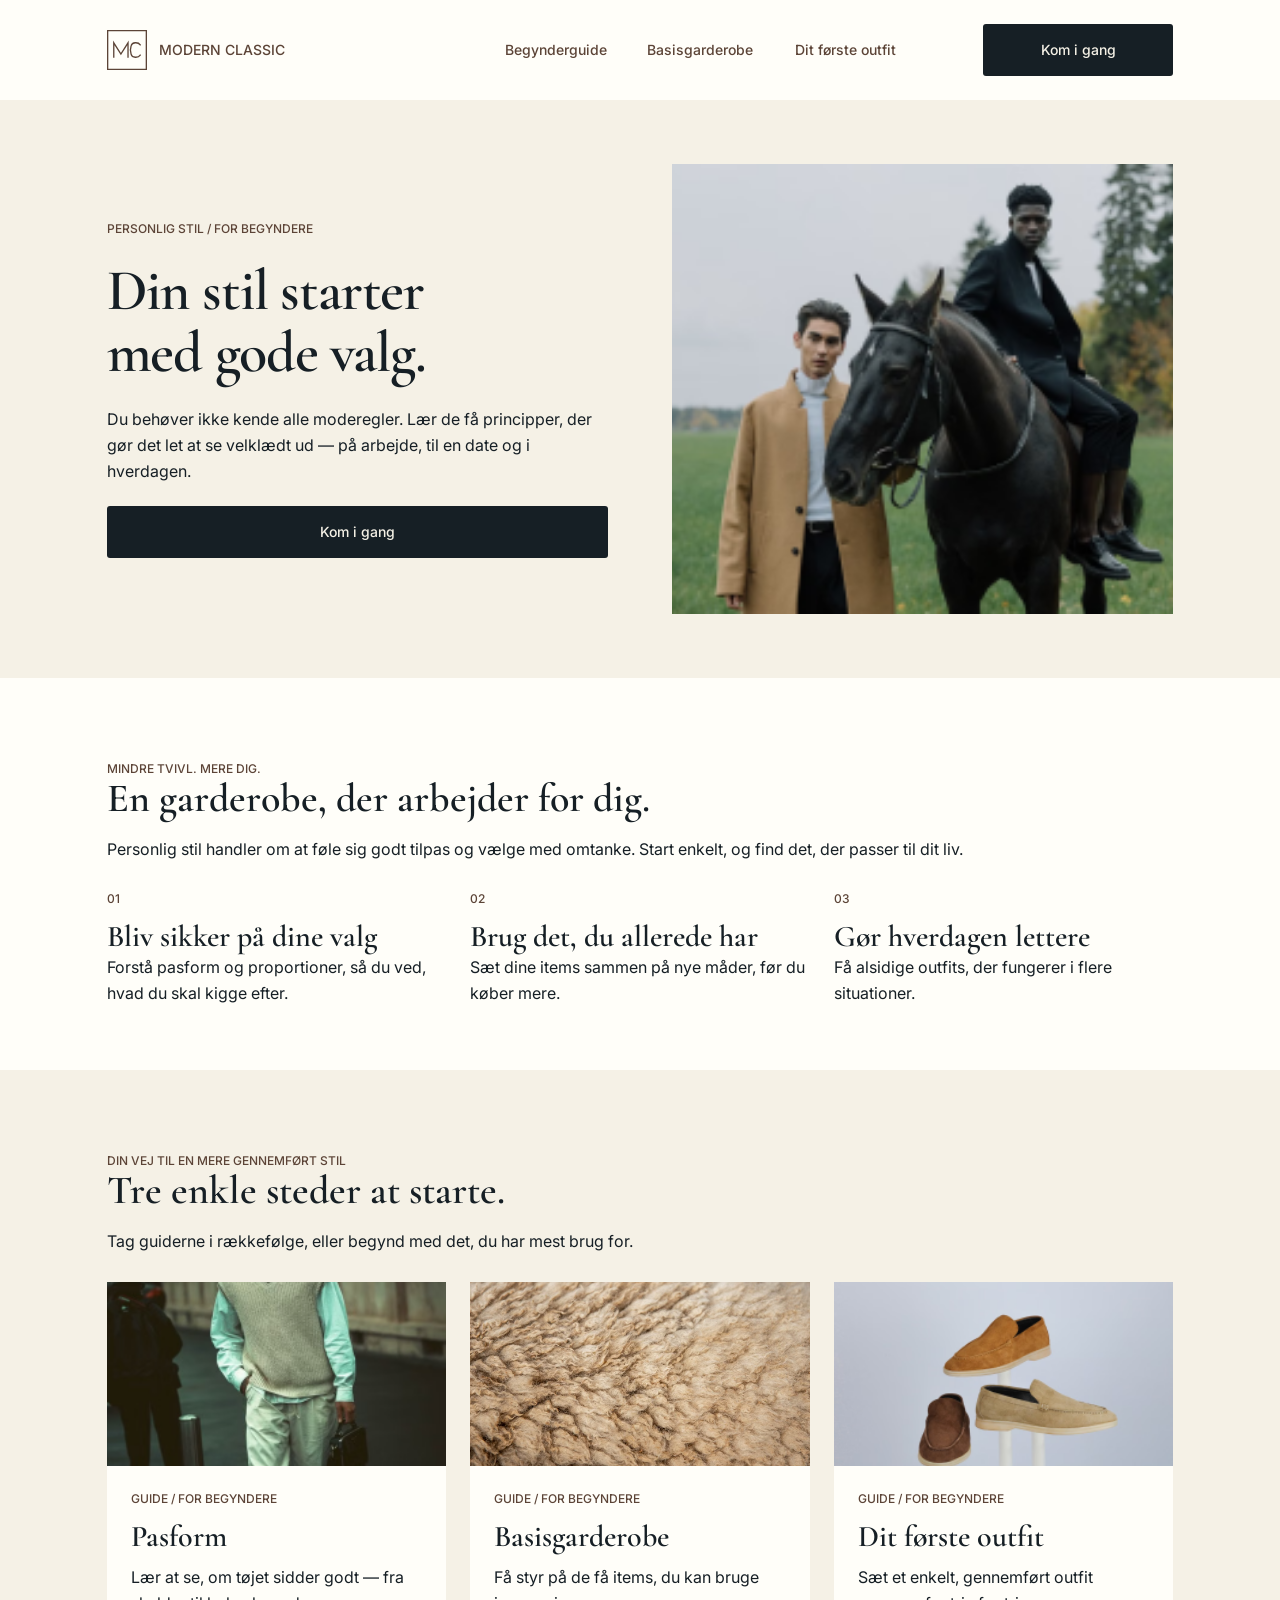
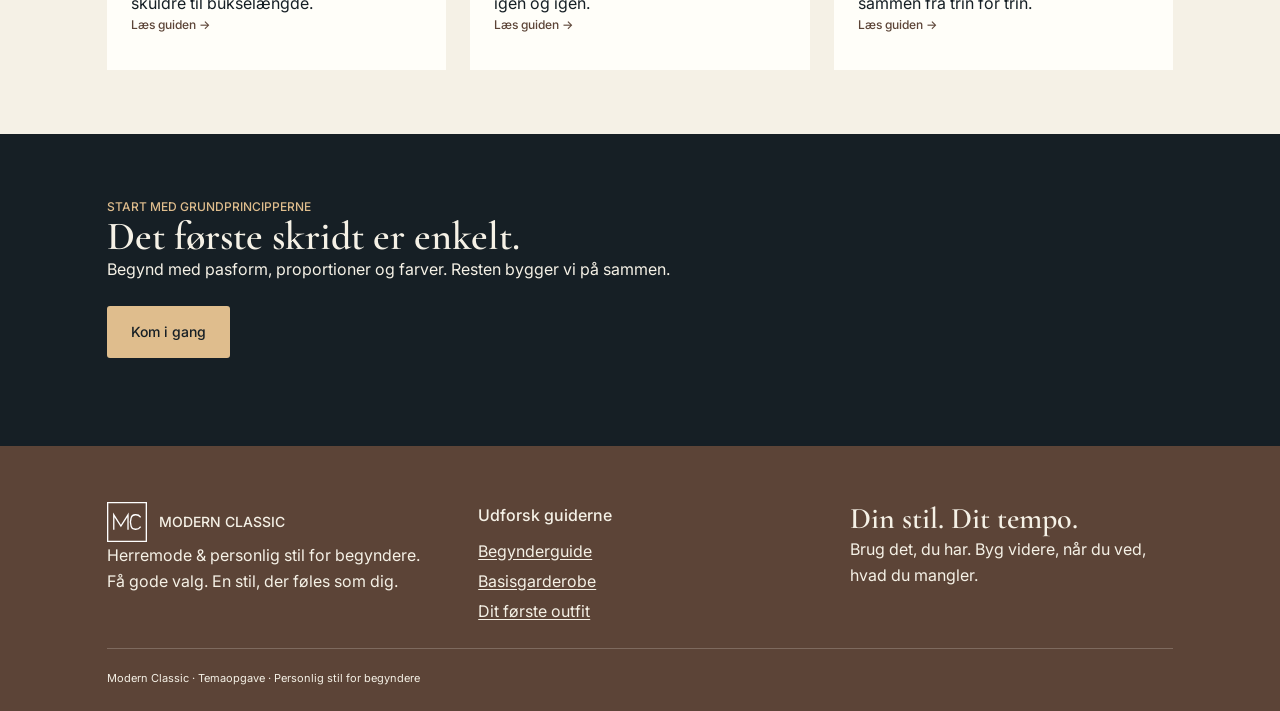
<file: index.html>
<!doctype html>
<html lang="da">
<head><meta charset="utf-8"><meta name="viewport" content="width=device-width, initial-scale=1"><title>Modern Classic — Forside</title><link rel="stylesheet" href="assets/styles.css"></head>
<body>
<header class="site-header"><a class="brand" href="index.html"><img src="assets/home-logo.svg" alt="Modern Classic logo"><span>MODERN CLASSIC</span></a><nav class="desktop-nav" aria-label="Hovednavigation"><a href="begynderguide.html">Begynderguide</a><a href="basisgarderobe.html">Basisgarderobe</a><a href="outfit.html">Dit første outfit</a></nav><a class="button header-cta" href="begynderguide.html">Kom i gang</a><button class="menu-toggle" type="button" data-menu-open aria-controls="mobile-menu"><img src="assets/menu.svg" alt="">Menu</button></header>
<div class="mobile-menu" id="mobile-menu" aria-hidden="true"><div class="menu-heading"><span>MODERN CLASSIC</span><button type="button" data-menu-close>Luk ×</button></div><h2>Find din næste guide.</h2><nav aria-label="Mobilnavigation"><a href="index.html">Forside</a><a href="begynderguide.html">Begynderguide</a><a href="basisgarderobe.html">Basisgarderobe</a><a href="outfit.html">Dit første outfit</a></nav><a class="button" href="begynderguide.html">Kom i gang</a></div>
<main>
<section class="section hero"><div class="editorial"><div class="hero-copy"><p class="eyebrow">PERSONLIG STIL / FOR BEGYNDERE</p><h1>Din stil starter<br>med gode valg.</h1><p>Du behøver ikke kende alle moderegler. Lær de få principper, der gør det let at se velklædt ud — på arbejde, til en date og i hverdagen.</p><a class="button" href="begynderguide.html">Kom i gang</a></div><img class="hero-image" src="assets/home-image-01.png" alt="To mænd i klassisk tøj ved en hest"></div></section>
<section class="section surface content-wide"><div class="intro"><p class="eyebrow">MINDRE TVIVL. MERE DIG.</p><h2>En garderobe, der arbejder for dig.</h2><p>Personlig stil handler om at føle sig godt tilpas og vælge med omtanke. Start enkelt, og find det, der passer til dit liv.</p></div><div class="three-col"><article><span class="label">01</span><h3>Bliv sikker på dine valg</h3><p>Forstå pasform og proportioner, så du ved, hvad du skal kigge efter.</p></article><article><span class="label">02</span><h3>Brug det, du allerede har</h3><p>Sæt dine items sammen på nye måder, før du køber mere.</p></article><article><span class="label">03</span><h3>Gør hverdagen lettere</h3><p>Få alsidige outfits, der fungerer i flere situationer.</p></article></div></section>
<section class="section content-wide"><div class="intro"><p class="eyebrow">DIN VEJ TIL EN MERE GENNEMFØRT STIL</p><h2>Tre enkle steder at starte.</h2><p>Tag guiderne i rækkefølge, eller begynd med det, du har mest brug for.</p></div><div class="cards-grid"><a class="card photo-card" href="begynderguide.html"><img src="assets/home-image-03.png" alt="Mand i skjorte og strik"><div class="card-body"><span class="label">GUIDE / FOR BEGYNDERE</span><h3>Pasform</h3><p>Lær at se, om tøjet sidder godt — fra skuldre til bukselængde.</p><span class="label">Læs guiden →</span></div></a><a class="card photo-card" href="basisgarderobe.html"><img src="assets/home-image-05.png" alt="Detalje af uld"><div class="card-body"><span class="label">GUIDE / FOR BEGYNDERE</span><h3>Basisgarderobe</h3><p>Få styr på de få items, du kan bruge igen og igen.</p><span class="label">Læs guiden →</span></div></a><a class="card photo-card" href="outfit.html"><img src="assets/home-image-02.png" alt="Klassiske loafers"><div class="card-body"><span class="label">GUIDE / FOR BEGYNDERE</span><h3>Dit første outfit</h3><p>Sæt et enkelt, gennemført outfit sammen fra trin for trin.</p><span class="label">Læs guiden →</span></div></a></div></section>
<section class="section dark next"><p class="eyebrow">START MED GRUNDPRINCIPPERNE</p><h2>Det første skridt er enkelt.</h2><p>Begynd med pasform, proportioner og farver. Resten bygger vi på sammen.</p><a class="button light" href="begynderguide.html">Kom i gang</a></section>
</main>
<footer class="footer"><div class="footer-grid"><div><a class="brand" href="index.html"><img src="assets/home-logo.svg" alt=""><span>MODERN CLASSIC</span></a><p>Herremode &amp; personlig stil for begyndere.<br>Få gode valg. En stil, der føles som dig.</p></div><div><p class="footer-heading">Udforsk guiderne</p><div class="footer-links"><a href="begynderguide.html">Begynderguide</a><a href="basisgarderobe.html">Basisgarderobe</a><a href="outfit.html">Dit første outfit</a></div></div><div><h3>Din stil. Dit tempo.</h3><p>Brug det, du har. Byg videre, når du ved, hvad du mangler.</p></div></div><div class="footer-divider"></div><p class="footer-meta">Modern Classic · Temaopgave · Personlig stil for begyndere</p></footer><script src="assets/script.js"></script>
</body></html>
</file>
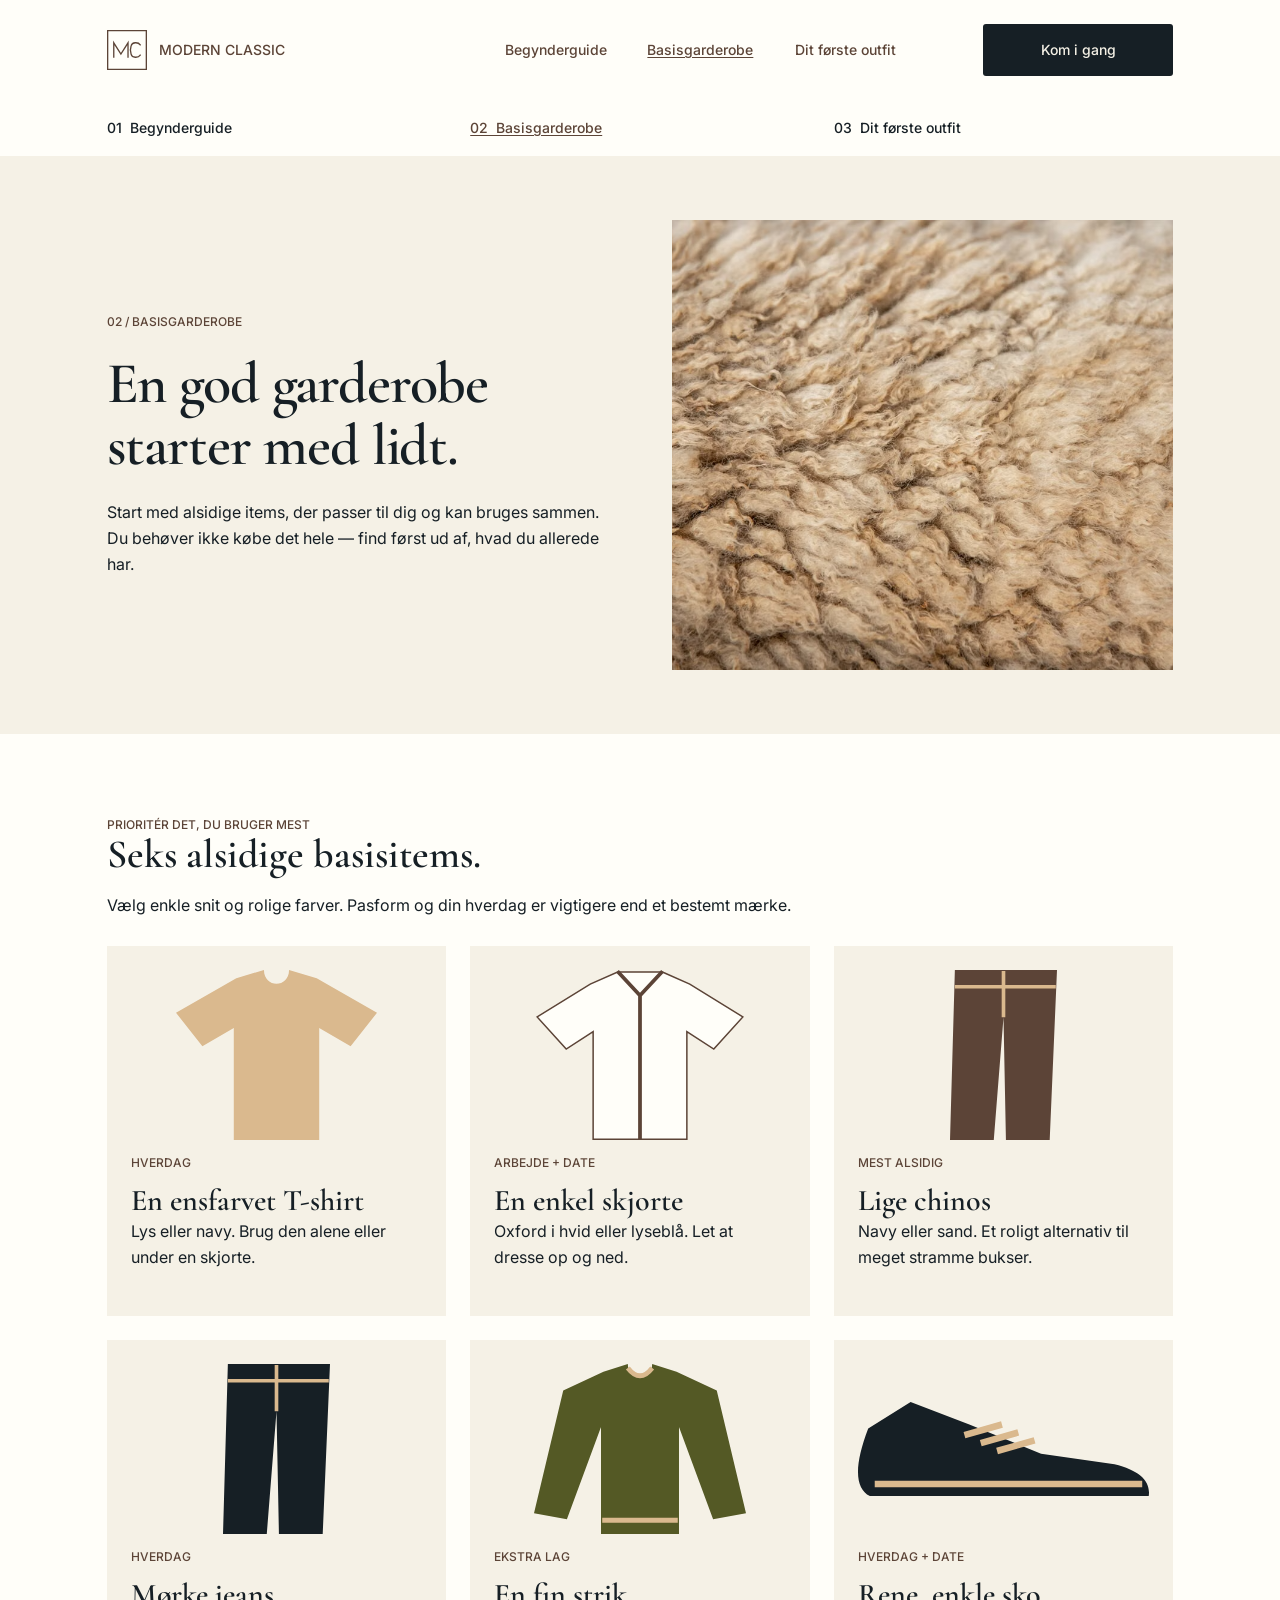
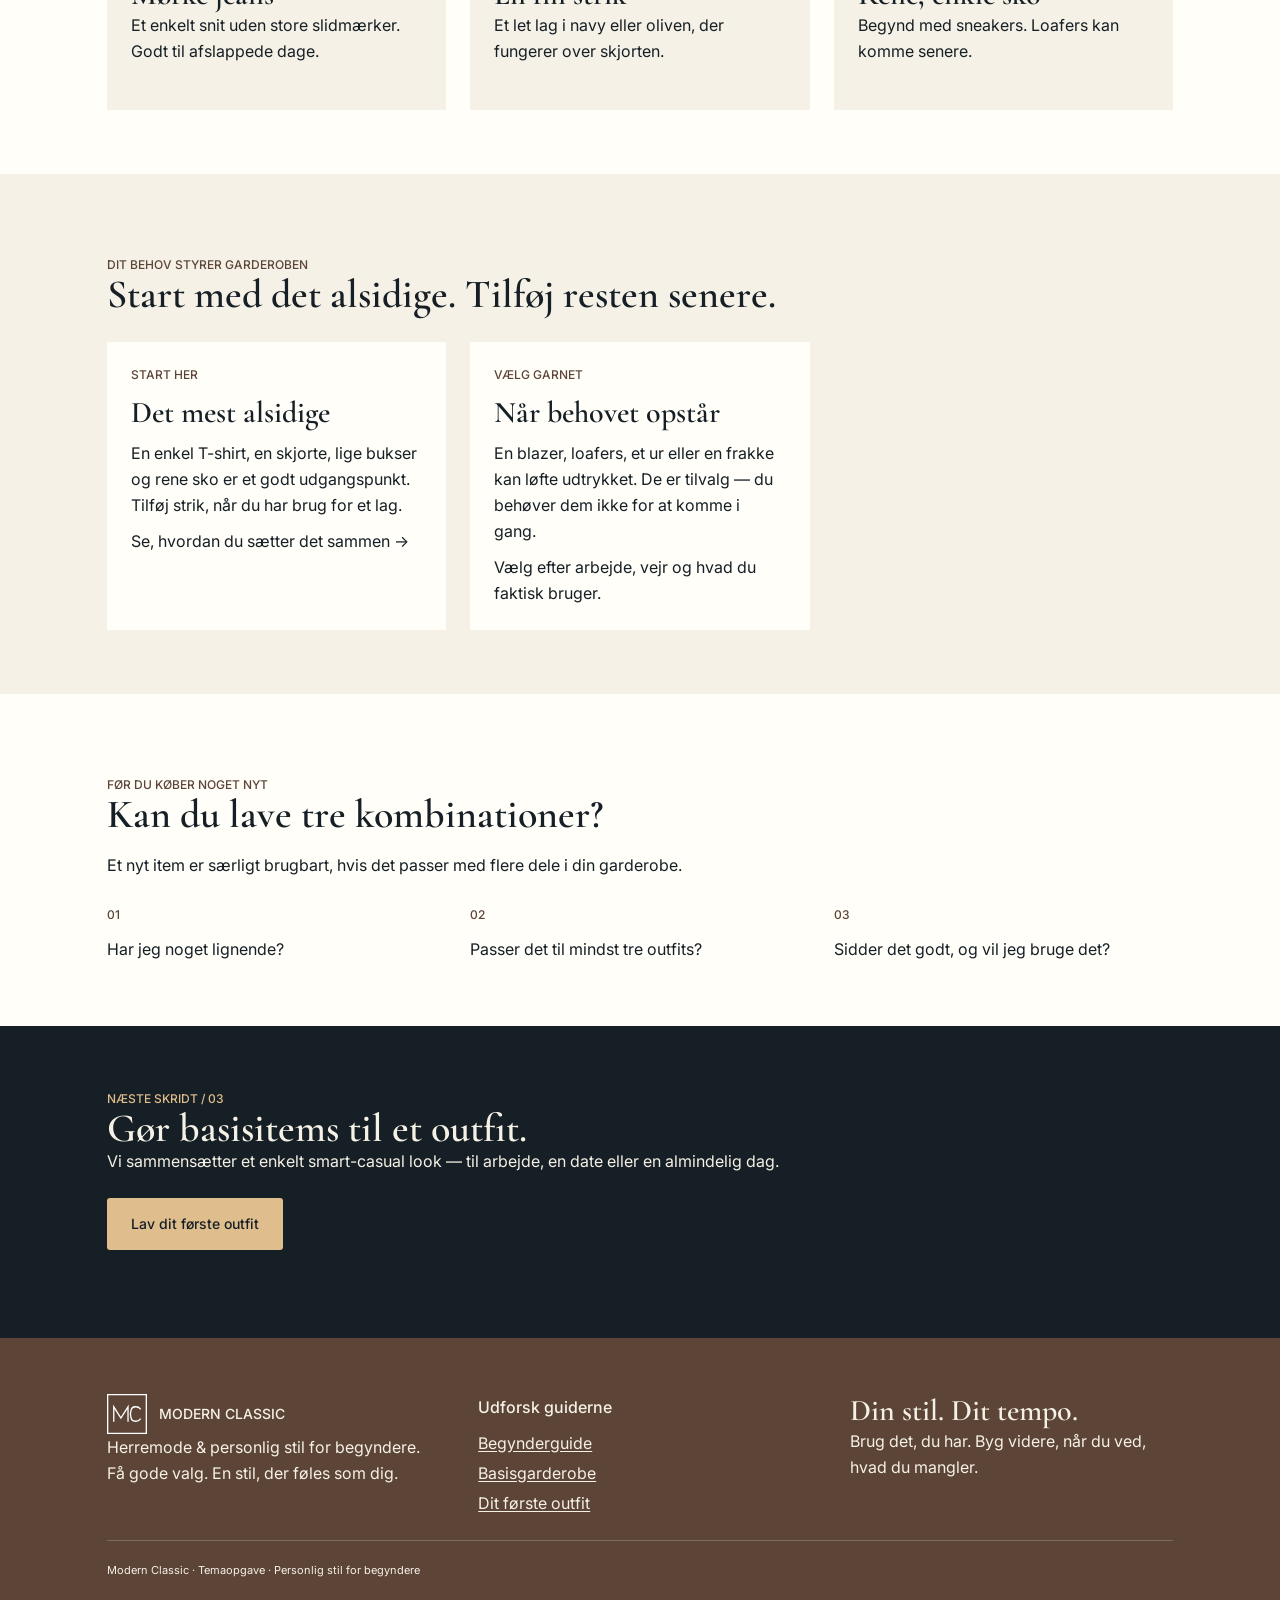
<file: basisgarderobe.html>
<!doctype html><html lang="da"><head><meta charset="utf-8"><meta name="viewport" content="width=device-width, initial-scale=1"><title>Basisgarderobe — Modern Classic</title><link rel="stylesheet" href="assets/styles.css"></head><body>
<header class="site-header"><a class="brand" href="index.html"><img src="assets/wardrobe-logo.svg" alt="Modern Classic logo"><span>MODERN CLASSIC</span></a><nav class="desktop-nav" aria-label="Hovednavigation"><a href="begynderguide.html">Begynderguide</a><a href="basisgarderobe.html" aria-current="page">Basisgarderobe</a><a href="outfit.html">Dit første outfit</a></nav><a class="button header-cta" href="begynderguide.html">Kom i gang</a><button class="menu-toggle" type="button" data-menu-open aria-controls="mobile-menu"><img src="assets/menu.svg" alt="">Menu</button></header>
<div class="mobile-menu" id="mobile-menu" aria-hidden="true"><div class="menu-heading"><span>MODERN CLASSIC</span><button type="button" data-menu-close>Luk ×</button></div><h2>Find din næste guide.</h2><nav aria-label="Mobilnavigation"><a href="index.html">Forside</a><a href="begynderguide.html">Begynderguide</a><a href="basisgarderobe.html">Basisgarderobe</a><a href="outfit.html">Dit første outfit</a></nav><a class="button" href="begynderguide.html">Kom i gang</a></div>
<div class="learning-path"><div class="steps"><a href="begynderguide.html">01&nbsp;&nbsp;Begynderguide</a><a class="active" href="basisgarderobe.html">02&nbsp;&nbsp;Basisgarderobe</a><a href="outfit.html">03&nbsp;&nbsp;Dit første outfit</a></div></div>
<main><section class="section hero"><div class="editorial"><div class="hero-copy"><p class="eyebrow">02 / BASISGARDEROBE</p><h1>En god garderobe<br>starter med lidt.</h1><p>Start med alsidige items, der passer til dig og kan bruges sammen. Du behøver ikke købe det hele — find først ud af, hvad du allerede har.</p></div><img class="hero-image" src="assets/wardrobe-image-01.png" alt="Detalje af uld"></div></section>
<section class="section surface content-wide"><div class="intro"><p class="eyebrow">PRIORITÉR DET, DU BRUGER MEST</p><h2>Seks alsidige basisitems.</h2><p>Vælg enkle snit og rolige farver. Pasform og din hverdag er vigtigere end et bestemt mærke.</p></div><div class="wardrobe-grid"><article class="wardrobe-card"><img class="card-image" src="assets/wardrobe-tee-exact.svg" alt="Illustration af T-shirt"><span class="label">HVERDAG</span><h3>En ensfarvet T-shirt</h3><p>Lys eller navy. Brug den alene eller under en skjorte.</p></article><article class="wardrobe-card"><img class="card-image" src="assets/wardrobe-shirt-exact.svg" alt="Illustration af skjorte"><span class="label">ARBEJDE + DATE</span><h3>En enkel skjorte</h3><p>Oxford i hvid eller lyseblå. Let at dresse op og ned.</p></article><article class="wardrobe-card"><img class="card-image" src="assets/wardrobe-pants-exact.svg" alt="Illustration af chinos"><span class="label">MEST ALSIDIG</span><h3>Lige chinos</h3><p>Navy eller sand. Et roligt alternativ til meget stramme bukser.</p></article><article class="wardrobe-card"><img class="card-image" src="assets/wardrobe-jeans-exact.svg" alt="Illustration af jeans"><span class="label">HVERDAG</span><h3>Mørke jeans</h3><p>Et enkelt snit uden store slidmærker. Godt til afslappede dage.</p></article><article class="wardrobe-card"><img class="card-image" src="assets/wardrobe-knit-exact.svg" alt="Illustration af strik"><span class="label">EKSTRA LAG</span><h3>En fin strik</h3><p>Et let lag i navy eller oliven, der fungerer over skjorten.</p></article><article class="wardrobe-card"><img class="card-image" src="assets/wardrobe-shoe-exact.svg" alt="Illustration af sko"><span class="label">HVERDAG + DATE</span><h3>Rene, enkle sko</h3><p>Begynd med sneakers. Loafers kan komme senere.</p></article></div></section>
<section class="section content-wide"><div class="intro"><p class="eyebrow">DIT BEHOV STYRER GARDEROBEN</p><h2>Start med det alsidige. Tilføj resten senere.</h2></div><div class="cards-grid"><article class="card"><span class="label">START HER</span><h3>Det mest alsidige</h3><p>En enkel T-shirt, en skjorte, lige bukser og rene sko er et godt udgangspunkt. Tilføj strik, når du har brug for et lag.</p><p>Se, hvordan du sætter det sammen →</p></article><article class="card"><span class="label">VÆLG GARNET</span><h3>Når behovet opstår</h3><p>En blazer, loafers, et ur eller en frakke kan løfte udtrykket. De er tilvalg — du behøver dem ikke for at komme i gang.</p><p>Vælg efter arbejde, vejr og hvad du faktisk bruger.</p></article></div></section>
<section class="section surface content-wide"><div class="intro"><p class="eyebrow">FØR DU KØBER NOGET NYT</p><h2>Kan du lave tre kombinationer?</h2><p>Et nyt item er særligt brugbart, hvis det passer med flere dele i din garderobe.</p></div><div class="three-col"><article><span class="label">01</span><p>Har jeg noget lignende?</p></article><article><span class="label">02</span><p>Passer det til mindst tre outfits?</p></article><article><span class="label">03</span><p>Sidder det godt, og vil jeg bruge det?</p></article></div></section>
<section class="section dark next"><p class="eyebrow">NÆSTE SKRIDT / 03</p><h2>Gør basisitems til et outfit.</h2><p>Vi sammensætter et enkelt smart-casual look — til arbejde, en date eller en almindelig dag.</p><a class="button light" href="outfit.html">Lav dit første outfit</a></section></main>
<footer class="footer"><div class="footer-grid"><div><a class="brand" href="index.html"><img src="assets/wardrobe-logo.svg" alt=""><span>MODERN CLASSIC</span></a><p>Herremode &amp; personlig stil for begyndere.<br>Få gode valg. En stil, der føles som dig.</p></div><div><p class="footer-heading">Udforsk guiderne</p><div class="footer-links"><a href="begynderguide.html">Begynderguide</a><a href="basisgarderobe.html">Basisgarderobe</a><a href="outfit.html">Dit første outfit</a></div></div><div><h3>Din stil. Dit tempo.</h3><p>Brug det, du har. Byg videre, når du ved, hvad du mangler.</p></div></div><div class="footer-divider"></div><p class="footer-meta">Modern Classic · Temaopgave · Personlig stil for begyndere</p></footer><script src="assets/script.js"></script></body></html>
</file>
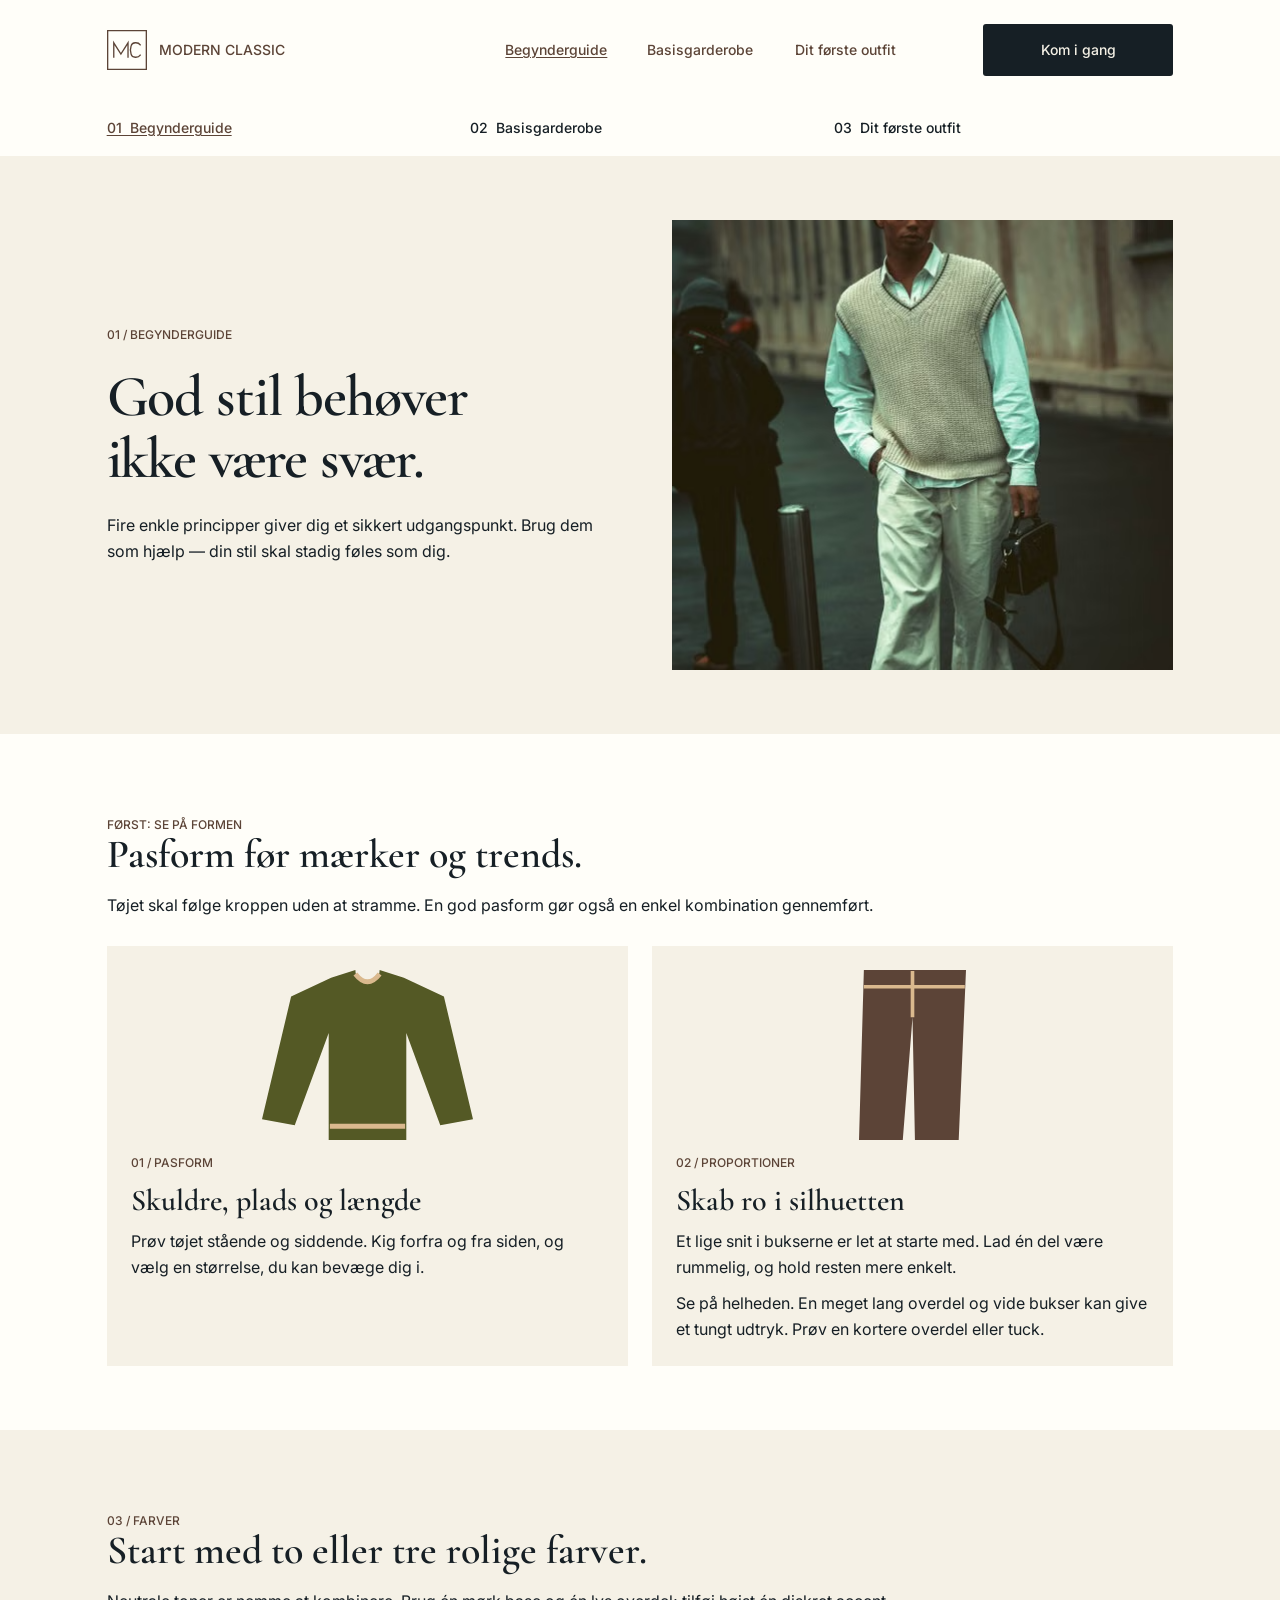
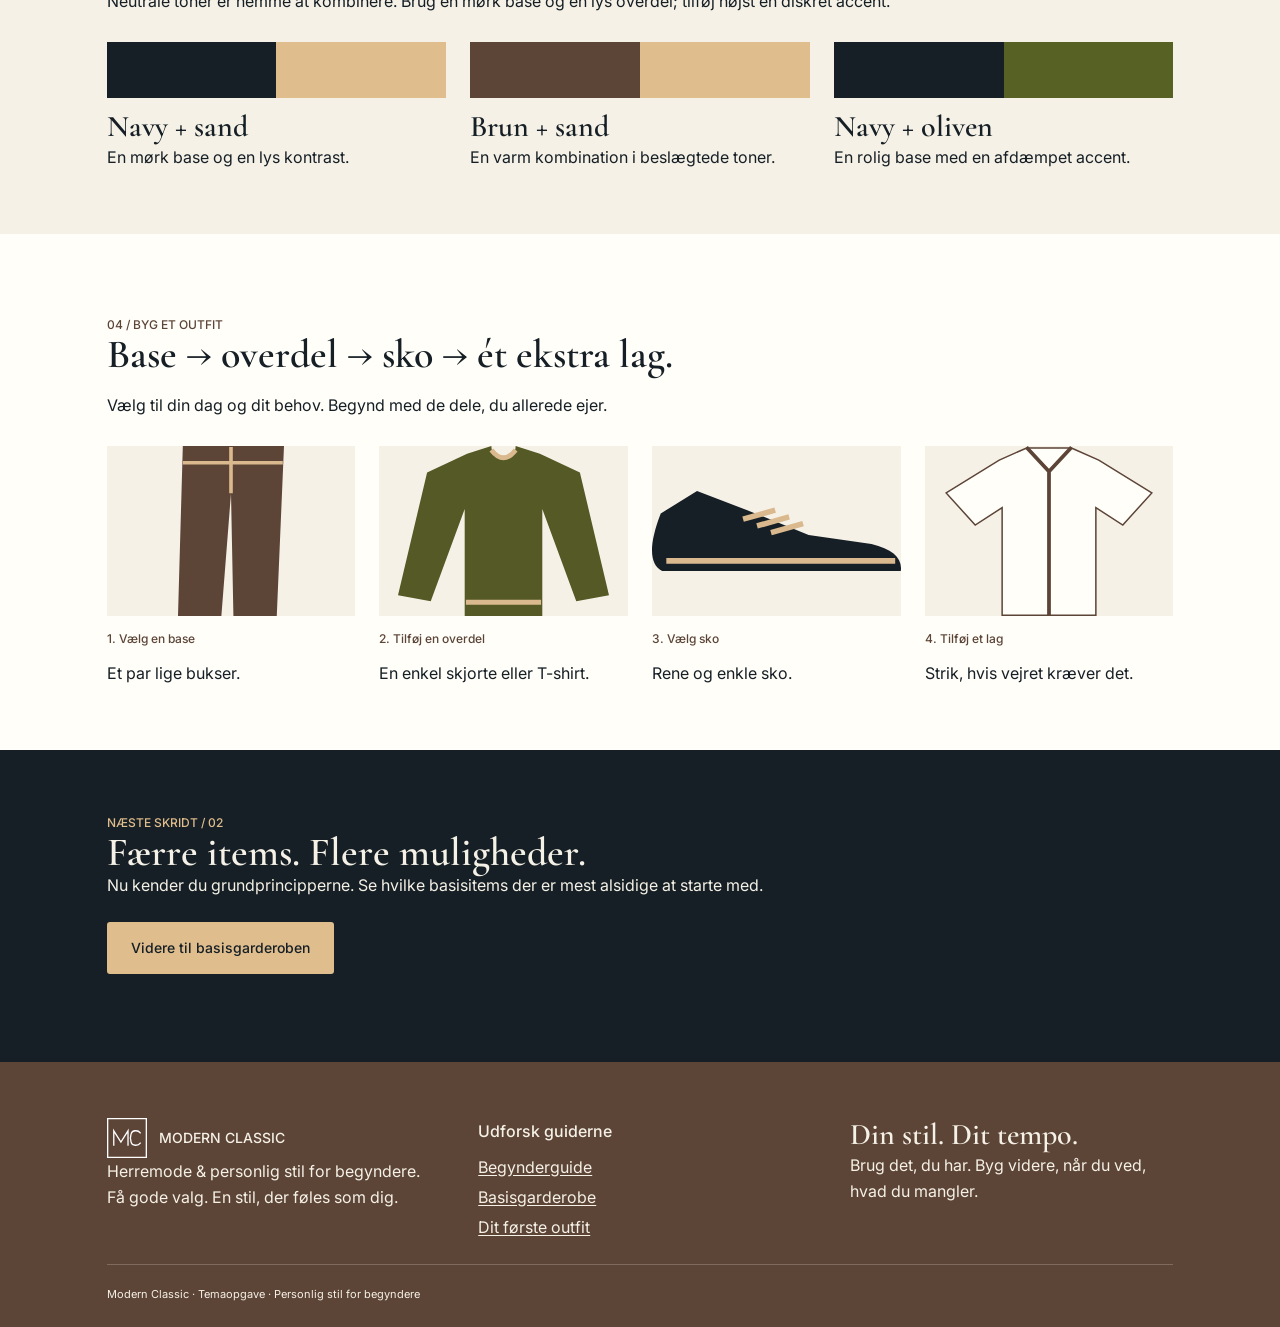
<file: begynderguide.html>
<!doctype html><html lang="da"><head><meta charset="utf-8"><meta name="viewport" content="width=device-width, initial-scale=1"><title>Begynderguide — Modern Classic</title><link rel="stylesheet" href="assets/styles.css"></head><body>
<header class="site-header"><a class="brand" href="index.html"><img src="assets/guide-logo.svg" alt="Modern Classic logo"><span>MODERN CLASSIC</span></a><nav class="desktop-nav" aria-label="Hovednavigation"><a href="begynderguide.html" aria-current="page">Begynderguide</a><a href="basisgarderobe.html">Basisgarderobe</a><a href="outfit.html">Dit første outfit</a></nav><a class="button header-cta" href="begynderguide.html">Kom i gang</a><button class="menu-toggle" type="button" data-menu-open aria-controls="mobile-menu"><img src="assets/menu.svg" alt="">Menu</button></header>
<div class="mobile-menu" id="mobile-menu" aria-hidden="true"><div class="menu-heading"><span>MODERN CLASSIC</span><button type="button" data-menu-close>Luk ×</button></div><h2>Find din næste guide.</h2><nav aria-label="Mobilnavigation"><a href="index.html">Forside</a><a href="begynderguide.html">Begynderguide</a><a href="basisgarderobe.html">Basisgarderobe</a><a href="outfit.html">Dit første outfit</a></nav><a class="button" href="begynderguide.html">Kom i gang</a></div>
<div class="learning-path"><div class="steps"><a class="active" href="begynderguide.html">01&nbsp;&nbsp;Begynderguide</a><a href="basisgarderobe.html">02&nbsp;&nbsp;Basisgarderobe</a><a href="outfit.html">03&nbsp;&nbsp;Dit første outfit</a></div></div>
<main><section class="section hero"><div class="editorial"><div class="hero-copy"><p class="eyebrow">01 / BEGYNDERGUIDE</p><h1>God stil behøver<br>ikke være svær.</h1><p>Fire enkle principper giver dig et sikkert udgangspunkt. Brug dem som hjælp — din stil skal stadig føles som dig.</p></div><img class="hero-image" src="assets/guide-image-01.png" alt="Mand i strik og skjorte på gaden"></div></section>
<section class="section surface content-wide"><div class="intro"><p class="eyebrow">FØRST: SE PÅ FORMEN</p><h2>Pasform før mærker og trends.</h2><p>Tøjet skal følge kroppen uden at stramme. En god pasform gør også en enkel kombination gennemført.</p></div><div class="two-col cards-grid"><article class="card"><img class="card-image" src="assets/wardrobe-knit-exact.svg" alt="Illustration af skjorte"><span class="label">01 / PASFORM</span><h3>Skuldre, plads og længde</h3><p>Prøv tøjet stående og siddende. Kig forfra og fra siden, og vælg en størrelse, du kan bevæge dig i.</p></article><article class="card"><img class="card-image" src="assets/wardrobe-pants-exact.svg" alt="Illustration af bukser"><span class="label">02 / PROPORTIONER</span><h3>Skab ro i silhuetten</h3><p>Et lige snit i bukserne er let at starte med. Lad én del være rummelig, og hold resten mere enkelt.</p><p>Se på helheden. En meget lang overdel og vide bukser kan give et tungt udtryk. Prøv en kortere overdel eller tuck.</p></article></div></section>
<section class="section content-wide"><div class="intro"><p class="eyebrow">03 / FARVER</p><h2>Start med to eller tre rolige farver.</h2><p>Neutrale toner er nemme at kombinere. Brug én mørk base og én lys overdel; tilføj højst én diskret accent.</p></div><div class="three-col"><article><div class="swatches"><i style="background:#161f25"></i><i style="background:#dfbd8d"></i></div><h3>Navy + sand</h3><p>En mørk base og en lys kontrast.</p></article><article><div class="swatches"><i style="background:#5c4437"></i><i style="background:#dfbd8d"></i></div><h3>Brun + sand</h3><p>En varm kombination i beslægtede toner.</p></article><article><div class="swatches"><i style="background:#161f25"></i><i style="background:#576124"></i></div><h3>Navy + oliven</h3><p>En rolig base med en afdæmpet accent.</p></article></div></section>
<section class="section surface content-wide"><div class="intro"><p class="eyebrow">04 / BYG ET OUTFIT</p><h2>Base → overdel → sko → ét ekstra lag.</h2><p>Vælg til din dag og dit behov. Begynd med de dele, du allerede ejer.</p></div><div class="four-col"><article><img class="card-image" src="assets/wardrobe-pants-exact.svg" alt="Illustration af bukser"><span class="label">1. Vælg en base</span><p>Et par lige bukser.</p></article><article><img class="card-image" src="assets/wardrobe-knit-exact.svg" alt="Illustration af skjorte"><span class="label">2. Tilføj en overdel</span><p>En enkel skjorte eller T-shirt.</p></article><article><img class="card-image" src="assets/wardrobe-shoe-exact.svg" alt="Illustration af sko"><span class="label">3. Vælg sko</span><p>Rene og enkle sko.</p></article><article><img class="card-image" src="assets/wardrobe-shirt-exact.svg" alt="Illustration af strik"><span class="label">4. Tilføj et lag</span><p>Strik, hvis vejret kræver det.</p></article></div></section>
<section class="section dark next"><p class="eyebrow">NÆSTE SKRIDT / 02</p><h2>Færre items. Flere muligheder.</h2><p>Nu kender du grundprincipperne. Se hvilke basisitems der er mest alsidige at starte med.</p><a class="button light" href="basisgarderobe.html">Videre til basisgarderoben</a></section></main>
<footer class="footer"><div class="footer-grid"><div><a class="brand" href="index.html"><img src="assets/guide-logo.svg" alt=""><span>MODERN CLASSIC</span></a><p>Herremode &amp; personlig stil for begyndere.<br>Få gode valg. En stil, der føles som dig.</p></div><div><p class="footer-heading">Udforsk guiderne</p><div class="footer-links"><a href="begynderguide.html">Begynderguide</a><a href="basisgarderobe.html">Basisgarderobe</a><a href="outfit.html">Dit første outfit</a></div></div><div><h3>Din stil. Dit tempo.</h3><p>Brug det, du har. Byg videre, når du ved, hvad du mangler.</p></div></div><div class="footer-divider"></div><p class="footer-meta">Modern Classic · Temaopgave · Personlig stil for begyndere</p></footer><script src="assets/script.js"></script></body></html>
</file>
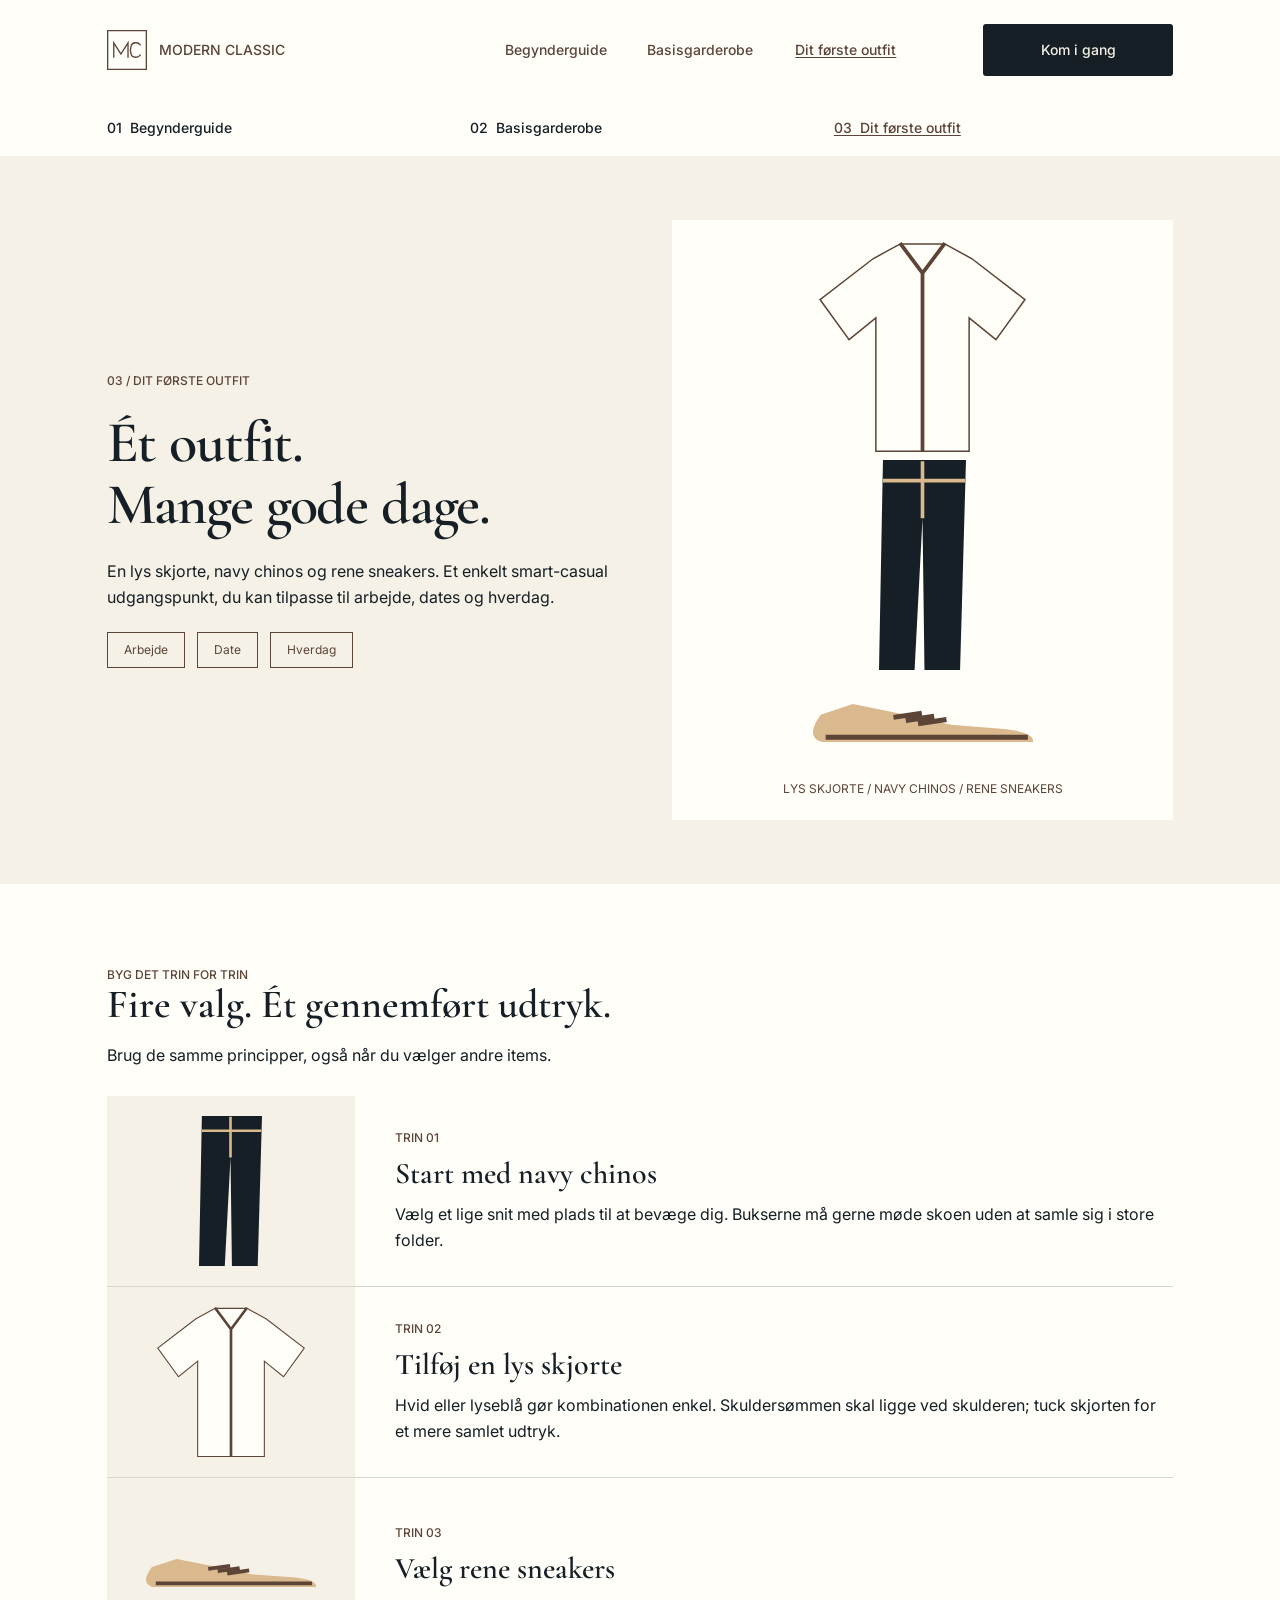
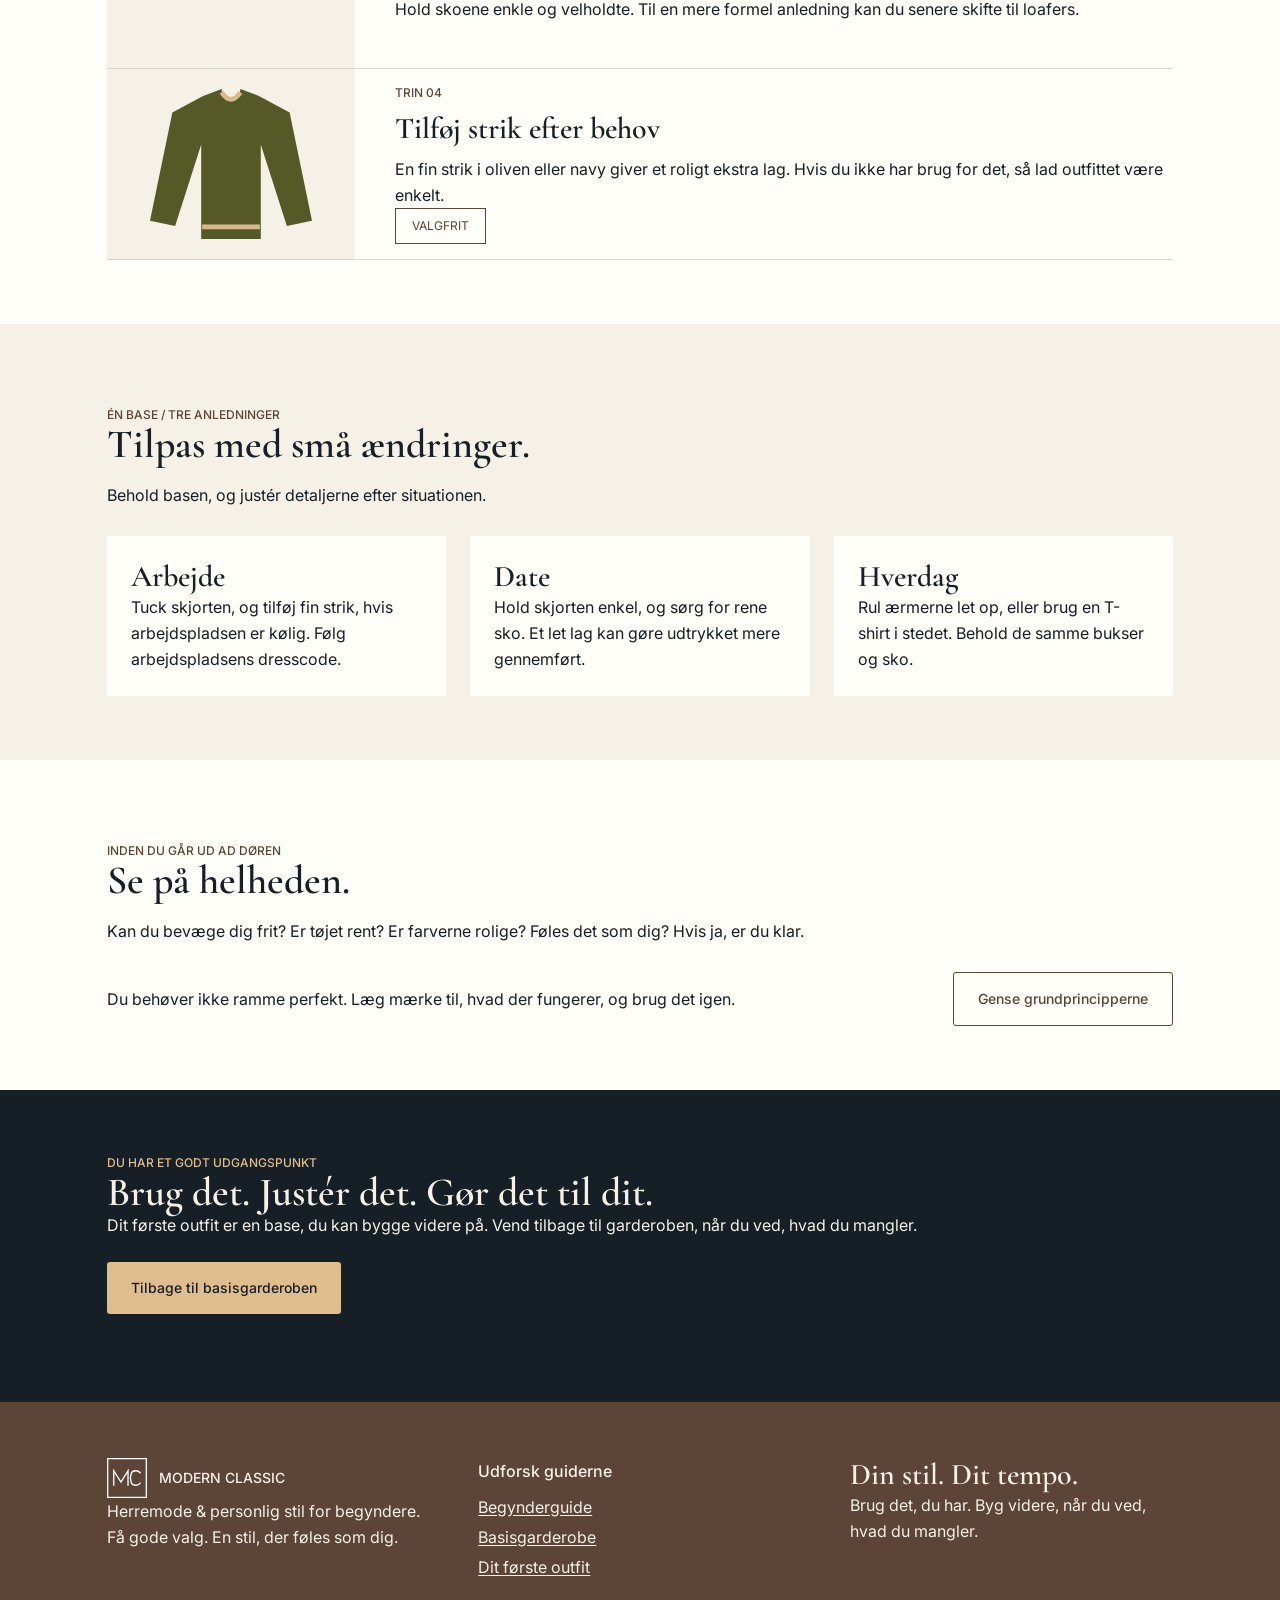
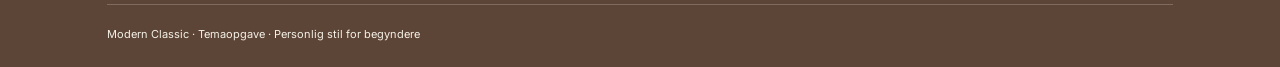
<file: outfit.html>
<!doctype html><html lang="da"><head><meta charset="utf-8"><meta name="viewport" content="width=device-width, initial-scale=1"><title>Dit første outfit — Modern Classic</title><link rel="stylesheet" href="assets/styles.css"></head><body>
<header class="site-header"><a class="brand" href="index.html"><img src="assets/outfit-logo.svg" alt="Modern Classic logo"><span>MODERN CLASSIC</span></a><nav class="desktop-nav" aria-label="Hovednavigation"><a href="begynderguide.html">Begynderguide</a><a href="basisgarderobe.html">Basisgarderobe</a><a href="outfit.html" aria-current="page">Dit første outfit</a></nav><a class="button header-cta" href="begynderguide.html">Kom i gang</a><button class="menu-toggle" type="button" data-menu-open aria-controls="mobile-menu"><img src="assets/menu.svg" alt="">Menu</button></header>
<div class="mobile-menu" id="mobile-menu" aria-hidden="true"><div class="menu-heading"><span>MODERN CLASSIC</span><button type="button" data-menu-close>Luk ×</button></div><h2>Find din næste guide.</h2><nav aria-label="Mobilnavigation"><a href="index.html">Forside</a><a href="begynderguide.html">Begynderguide</a><a href="basisgarderobe.html">Basisgarderobe</a><a href="outfit.html">Dit første outfit</a></nav><a class="button" href="begynderguide.html">Kom i gang</a></div>
<div class="learning-path"><div class="steps"><a href="begynderguide.html">01&nbsp;&nbsp;Begynderguide</a><a href="basisgarderobe.html">02&nbsp;&nbsp;Basisgarderobe</a><a class="active" href="outfit.html">03&nbsp;&nbsp;Dit første outfit</a></div></div>
<main><section class="section hero"><div class="editorial"><div class="hero-copy"><p class="eyebrow">03 / DIT FØRSTE OUTFIT</p><h1>Ét outfit.<br>Mange gode dage.</h1><p>En lys skjorte, navy chinos og rene sneakers. Et enkelt smart-casual udgangspunkt, du kan tilpasse til arbejde, dates og hverdag.</p><div class="chips"><span class="chip">Arbejde</span><span class="chip">Date</span><span class="chip">Hverdag</span></div></div><div class="outfit-illustration"><img class="shirt" src="assets/outfit-shirt-exact.svg" alt="Lys skjorte"><img class="pants" src="assets/outfit-pants-exact.svg" alt="Navy chinos"><img class="shoe" src="assets/outfit-shoe-exact.svg" alt="Rene sneakers"><p class="outfit-caption">LYS SKJORTE / NAVY CHINOS / RENE SNEAKERS</p></div></div></section>
<section class="section surface content-wide"><div class="intro"><p class="eyebrow">BYG DET TRIN FOR TRIN</p><h2>Fire valg. Ét gennemført udtryk.</h2><p>Brug de samme principper, også når du vælger andre items.</p></div><div class="steps-list"><article class="step-row"><div class="step-art"><img src="assets/outfit-pants-exact.svg" alt="Illustration af navy chinos"></div><div class="step-copy"><span class="label">TRIN 01</span><h3>Start med navy chinos</h3><p>Vælg et lige snit med plads til at bevæge dig. Bukserne må gerne møde skoen uden at samle sig i store folder.</p></div></article><div class="divider"></div><article class="step-row"><div class="step-art"><img src="assets/outfit-shirt-exact.svg" alt="Illustration af skjorte"></div><div class="step-copy"><span class="label">TRIN 02</span><h3>Tilføj en lys skjorte</h3><p>Hvid eller lyseblå gør kombinationen enkel. Skuldersømmen skal ligge ved skulderen; tuck skjorten for et mere samlet udtryk.</p></div></article><div class="divider"></div><article class="step-row"><div class="step-art"><img src="assets/outfit-shoe-exact.svg" alt="Illustration af sneakers"></div><div class="step-copy"><span class="label">TRIN 03</span><h3>Vælg rene sneakers</h3><p>Hold skoene enkle og velholdte. Til en mere formel anledning kan du senere skifte til loafers.</p></div></article><div class="divider"></div><article class="step-row"><div class="step-art"><img src="assets/outfit-knit-exact.svg" alt="Illustration af strik"></div><div class="step-copy"><span class="label">TRIN 04</span><h3>Tilføj strik efter behov</h3><p>En fin strik i oliven eller navy giver et roligt ekstra lag. Hvis du ikke har brug for det, så lad outfittet være enkelt.</p><div class="chips"><span class="chip">VALGFRIT</span></div></div></article><div class="divider"></div></div></section>
<section class="section content-wide"><div class="intro"><p class="eyebrow">ÉN BASE / TRE ANLEDNINGER</p><h2>Tilpas med små ændringer.</h2><p>Behold basen, og justér detaljerne efter situationen.</p></div><div class="occasion-grid"><article class="occasion"><h3>Arbejde</h3><p>Tuck skjorten, og tilføj fin strik, hvis arbejdspladsen er kølig. Følg arbejdspladsens dresscode.</p></article><article class="occasion"><h3>Date</h3><p>Hold skjorten enkel, og sørg for rene sko. Et let lag kan gøre udtrykket mere gennemført.</p></article><article class="occasion"><h3>Hverdag</h3><p>Rul ærmerne let op, eller brug en T-shirt i stedet. Behold de samme bukser og sko.</p></article></div></section>
<section class="section surface content-wide"><div class="intro"><p class="eyebrow">INDEN DU GÅR UD AD DØREN</p><h2>Se på helheden.</h2><p>Kan du bevæge dig frit? Er tøjet rent? Er farverne rolige? Føles det som dig? Hvis ja, er du klar.</p></div><div class="check-row"><p>Du behøver ikke ramme perfekt. Læg mærke til, hvad der fungerer, og brug det igen.</p><a class="button outline" href="begynderguide.html">Gense grundprincipperne</a></div></section>
<section class="section dark next"><p class="eyebrow">DU HAR ET GODT UDGANGSPUNKT</p><h2>Brug det. Justér det. Gør det til dit.</h2><p>Dit første outfit er en base, du kan bygge videre på. Vend tilbage til garderoben, når du ved, hvad du mangler.</p><a class="button light" href="basisgarderobe.html">Tilbage til basisgarderoben</a></section></main>
<footer class="footer"><div class="footer-grid"><div><a class="brand" href="index.html"><img src="assets/outfit-logo.svg" alt=""><span>MODERN CLASSIC</span></a><p>Herremode &amp; personlig stil for begyndere.<br>Få gode valg. En stil, der føles som dig.</p></div><div><p class="footer-heading">Udforsk guiderne</p><div class="footer-links"><a href="begynderguide.html">Begynderguide</a><a href="basisgarderobe.html">Basisgarderobe</a><a href="outfit.html">Dit første outfit</a></div></div><div><h3>Din stil. Dit tempo.</h3><p>Brug det, du har. Byg videre, når du ved, hvad du mangler.</p></div></div><div class="footer-divider"></div><p class="footer-meta">Modern Classic · Temaopgave · Personlig stil for begyndere</p></footer><script src="assets/script.js"></script></body></html>
</file>
<file: assets/styles.css>
@import url('https://fonts.googleapis.com/css2?family=Cormorant+Garamond:wght@600&family=Inter:wght@400;500&display=swap');

:root { --bg:#f5f1e6; --surface:#fffef9; --navy:#161f25; --leather:#5c4437; --olive:#576124; --sand:#dfbd8d; --line:rgba(92,68,55,.22); }
:root { --font-body:'Inter', Arial, sans-serif; --font-display:'Cormorant Garamond', Georgia, serif; }
* { box-sizing:border-box; }
html { scroll-behavior:smooth; width:100%; overflow-x:clip; }
body { margin:0; width:100%; max-width:100vw; background:var(--bg); color:var(--navy); font-family:var(--font-body); font-size:16px; font-weight:400; line-height:1.625; overflow-x:clip; }
a { color:inherit; text-decoration:none; }
img { max-width:100%; display:block; }
button { font:inherit; }
.site-header { min-height:100px; padding:24px 8.333%; display:flex; align-items:center; gap:28px; background:var(--surface); }
.brand { display:flex; align-items:center; gap:12px; flex:1 1 auto; min-width:150px; color:var(--leather); font-size:14px; line-height:20px; font-weight:500; }
.brand img { width:40px; height:40px; }
.desktop-nav { display:flex; align-items:center; gap:0; }
.desktop-nav a { display:block; width:142px; color:var(--leather); font-size:14px; line-height:20px; font-weight:500; }
.desktop-nav a:nth-child(2){width:148px}.desktop-nav a:nth-child(3){width:160px}
.desktop-nav a[aria-current="page"] { text-decoration:underline; text-underline-offset:2px; }
.button { display:inline-flex; align-items:center; justify-content:center; min-height:52px; padding:16px 24px; border:0; border-radius:3px; background:var(--navy); color:var(--bg); font-size:14px; line-height:20px; font-weight:500; text-align:center; }
.header-cta { width:190px; }
.menu-toggle { display:none; border:0; background:transparent; color:var(--navy); min-height:48px; padding:0; align-items:center; justify-content:center; gap:8px; font-weight:500; }
.menu-toggle img { width:22px; height:22px; }
.mobile-menu { display:none; }
.learning-path { min-height:56px; padding:18px 8.333%; background:var(--surface); }
.steps { display:flex; gap:24px; font-size:14px; line-height:20px; font-weight:500; }
.steps a,.steps span { flex:1; }
.steps .active { color:var(--leather); text-decoration:underline; text-underline-offset:2px; }
.section { padding:64px 8.333%; }
.section.surface { background:var(--surface); }
.section.dark { background:var(--navy); color:var(--bg); }
.section.leather { background:var(--leather); color:var(--bg); }
.hero { background:var(--bg); }
.editorial { display:flex; align-items:center; gap:64px; }
.hero-copy { flex:1 1 0; min-width:400px; display:flex; flex-direction:column; gap:22px; }
.eyebrow { margin:0; color:var(--leather); font-size:12px; line-height:18px; font-weight:500; }
.dark .eyebrow,.leather .eyebrow { color:var(--sand); }
h1,h2,h3,p { margin:0; }
h1,h2,h3 { font-family:var(--font-display); font-weight:600; font-style:normal; }
h1 { font-size:58px; line-height:1.07; letter-spacing:-.02em; }
h2 { font-size:40px; line-height:1; }
h3 { font-size:30px; line-height:1.13; }
.hero-copy > p:not(.eyebrow) { max-width:568px; }
.hero-image { flex:1 1 0; min-width:400px; height:450px; object-fit:cover; }
.content-wide { display:flex; flex-direction:column; gap:28px; }
.intro { max-width:900px; }
.intro p { margin-top:18px; }
.three-col,.cards-grid { display:grid; grid-template-columns:repeat(3,1fr); gap:24px; }
.two-col { grid-template-columns:repeat(2,1fr); }
.four-col { display:grid; grid-template-columns:repeat(4,1fr); gap:24px; }
.card { background:var(--surface); padding:24px; }
.surface .card { background:var(--bg); }
.card-image { width:100%; height:170px; object-fit:contain; background:var(--bg); margin-bottom:14px; }
.photo-card { padding:0; overflow:hidden; }
.photo-card img { width:100%; height:184px; object-fit:cover; }
.photo-card .card-body { padding:24px; }
.label { display:block; color:var(--leather); font-size:12px; line-height:18px; font-weight:500; margin-bottom:12px; }
.card h3 { font-size:30px; }
.card p { margin-top:10px; }
.button.light { background:var(--sand); color:var(--navy); }
.button.outline { background:transparent; border:1px solid var(--leather); color:var(--leather); }
.dark .button.outline { border-color:var(--bg); color:var(--bg); }
.next { min-height:312px; }
.next .button { margin-top:24px; }
.footer { padding:56px 8.333% 24px; background:var(--leather); color:var(--bg); }
.footer-grid { display:grid; grid-template-columns:repeat(3,1fr); gap:48px; }
.footer .brand { color:var(--bg); }
.footer .brand img { filter:brightness(0) invert(1); }
.footer h3 { color:var(--bg); font-size:30px; }
.footer-heading { margin-bottom:10px; font-size:16px; font-weight:500; }
.footer-links { display:grid; gap:4px; }
.footer-links a { text-decoration:underline; text-underline-offset:2px; }
.footer-divider { height:1px; background:rgba(245,241,230,.22); margin-top:24px; }
.footer-meta { margin-top:20px; font-size:11px; line-height:18px; }
.divider { height:1px; background:var(--line); }
.steps-list { display:grid; gap:0; }
.step-row { display:grid; grid-template-columns:248px 1fr; gap:40px; align-items:center; min-height:190px; padding:0; }
.step-art { height:190px; display:flex; align-items:center; justify-content:center; background:var(--bg); }
.step-art img { width:170px; height:150px; object-fit:contain; }
.step-copy .label { margin:0; }
.step-copy h3 { margin-top:10px; }
.step-copy p { margin-top:10px; }
.wardrobe-grid { display:grid; grid-template-columns:repeat(3,1fr); gap:24px; }
.wardrobe-card { background:var(--bg); padding:24px; min-height:370px; }
.wardrobe-card .card-image { margin:0 0 14px; }
.occasion-grid { display:grid; grid-template-columns:repeat(3,1fr); gap:24px; }
.occasion { padding:24px; background:var(--surface); min-height:156px; }
.check-row { display:flex; justify-content:space-between; gap:24px; align-items:center; }
.outfit-illustration { flex:1 1 0; min-width:400px; height:600px; background:var(--surface); display:flex; flex-direction:column; align-items:center; justify-content:center; gap:8px; }
.outfit-illustration img { object-fit:contain; }
.outfit-illustration .shirt { width:220px; height:210px; }.outfit-illustration .pants { width:180px; height:210px; }.outfit-illustration .shoe { width:220px; height:90px; }
.outfit-caption { font-size:12px; line-height:18px; color:var(--leather); margin-top:4px; }
.chips { display:flex; gap:12px; flex-wrap:wrap; }
.chip { display:inline-flex; align-items:center; justify-content:center; min-height:36px; padding:8px 16px; border:1px solid var(--leather); color:var(--leather); font-size:12px; line-height:18px; }
.swatches { display:flex; height:56px; margin-bottom:12px; }
.swatches i { flex:1; display:block; }

@media (max-width:760px) {
  body { font-size:16px; }
  .site-header { position:relative; min-height:80px; padding:16px 20px; gap:12px; display:block; width:100%; max-width:100vw; }
  .brand { gap:10px; min-width:0; }
  .brand img { width:32px; height:32px; }
  .desktop-nav,.header-cta { display:none; }
  .menu-toggle { display:flex; position:absolute; left:278px; right:auto; top:16px; width:92px; flex:0 0 auto; }
  .mobile-menu { position:fixed; inset:0; z-index:10; display:none; padding:20px; background:var(--surface); }
  .mobile-menu.is-open { display:block; }
  .menu-heading { display:flex; align-items:center; justify-content:space-between; color:var(--leather); font-size:16px; font-weight:500; }
  .menu-heading button { border:0; background:transparent; color:var(--navy); padding:12px 0; font-size:16px; }
  .mobile-menu h2 { margin-top:24px; font-size:34px; }
  .mobile-menu nav { display:grid; gap:24px; margin-top:24px; }
  .mobile-menu nav a { background:var(--bg); padding:16px; min-height:56px; font-size:16px; }
  .mobile-menu .button { width:100%; margin-top:24px; }
  .learning-path { min-height:172px; padding:16px 20px; }
  .steps { display:grid; gap:4px; }
  .steps a,.steps span { min-height:44px; display:flex; align-items:center; }
  .section { padding:40px 20px; width:100%; max-width:100vw; }
  .content-wide,.intro { width:100%; max-width:100%; min-width:0; }
  .intro h2,.intro > p { width:100%; max-width:calc(100vw - 40px); overflow-wrap:break-word; }
  .editorial { display:block; width:100%; }
  .hero-copy,.hero-image,.outfit-illustration { min-width:0; width:350px; max-width:100%; }
  .hero-copy > * { max-width:100% !important; }
  .hero-copy > p:not(.eyebrow) { width:100%; max-width:100%; }
  .hero-copy h1 { overflow-wrap:anywhere; }
  .hero-copy { gap:22px; display:flex; }
  .hero-image,.outfit-illustration { margin-top:24px; }
  h1 { font-size:42px; line-height:1.095; }
  h2 { font-size:34px; line-height:1.05; }
  h3 { font-size:30px; }
  .hero-image { height:300px; }
  .three-col,.cards-grid,.two-col,.four-col,.wardrobe-grid,.occasion-grid { grid-template-columns:1fr; gap:24px; }
  .photo-card img { height:196px; }
  .card-image { height:170px; }
  .next { min-height:348px; }
  .footer { padding:40px 20px; }
  .footer-grid { grid-template-columns:1fr; gap:32px; }
  .footer-divider { margin-top:24px; }
  .step-row { grid-template-columns:1fr; gap:24px; min-height:370px; padding:24px 0; }
  .step-art { height:190px; justify-content:flex-start; padding-left:20px; }
  .step-copy h3 { font-size:30px; }
  .outfit-illustration { height:526px; }
  .outfit-illustration .shirt { width:178px; height:170px; }.outfit-illustration .pants { width:146px; height:170px; }.outfit-illustration .shoe { width:180px; height:74px; }
  .check-row { display:block; }.check-row .button { width:100%; margin-top:24px; }
  .chips { gap:10px; }.chip { min-height:38px; }
}
</file>
